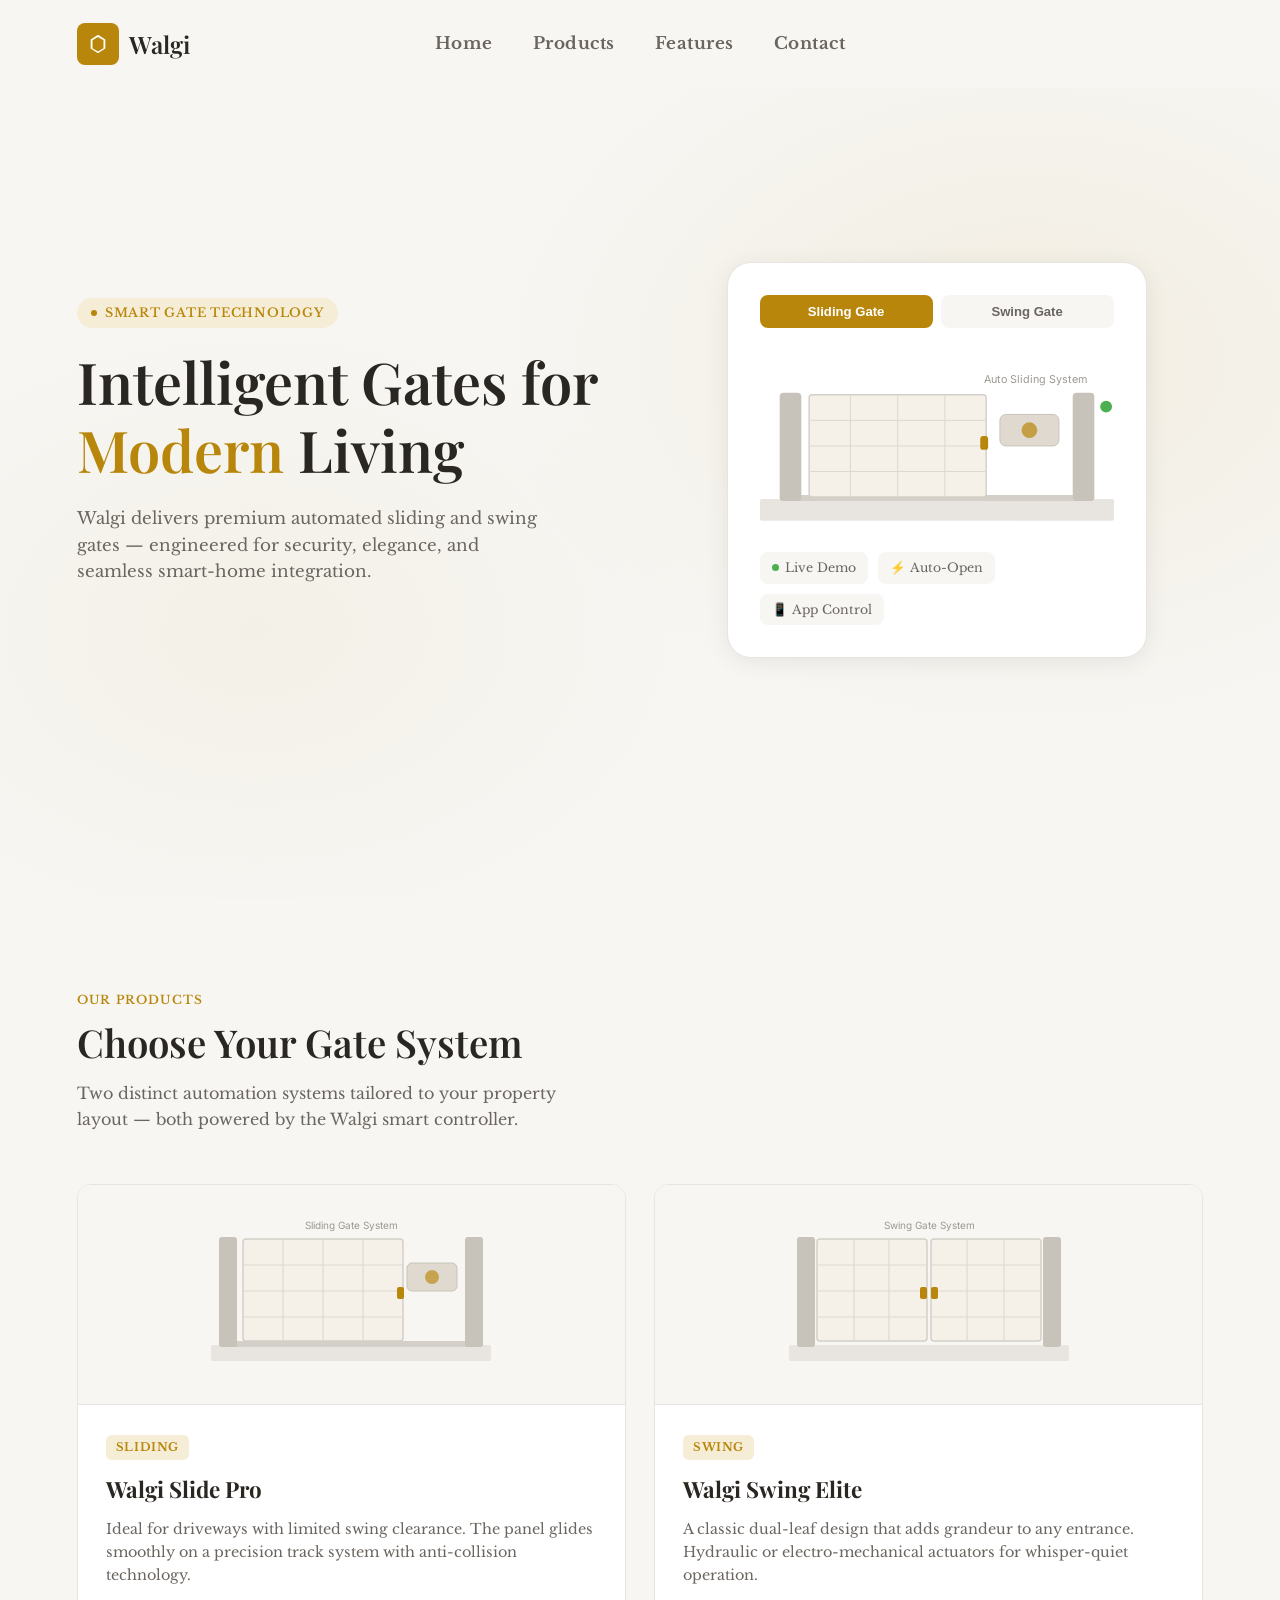
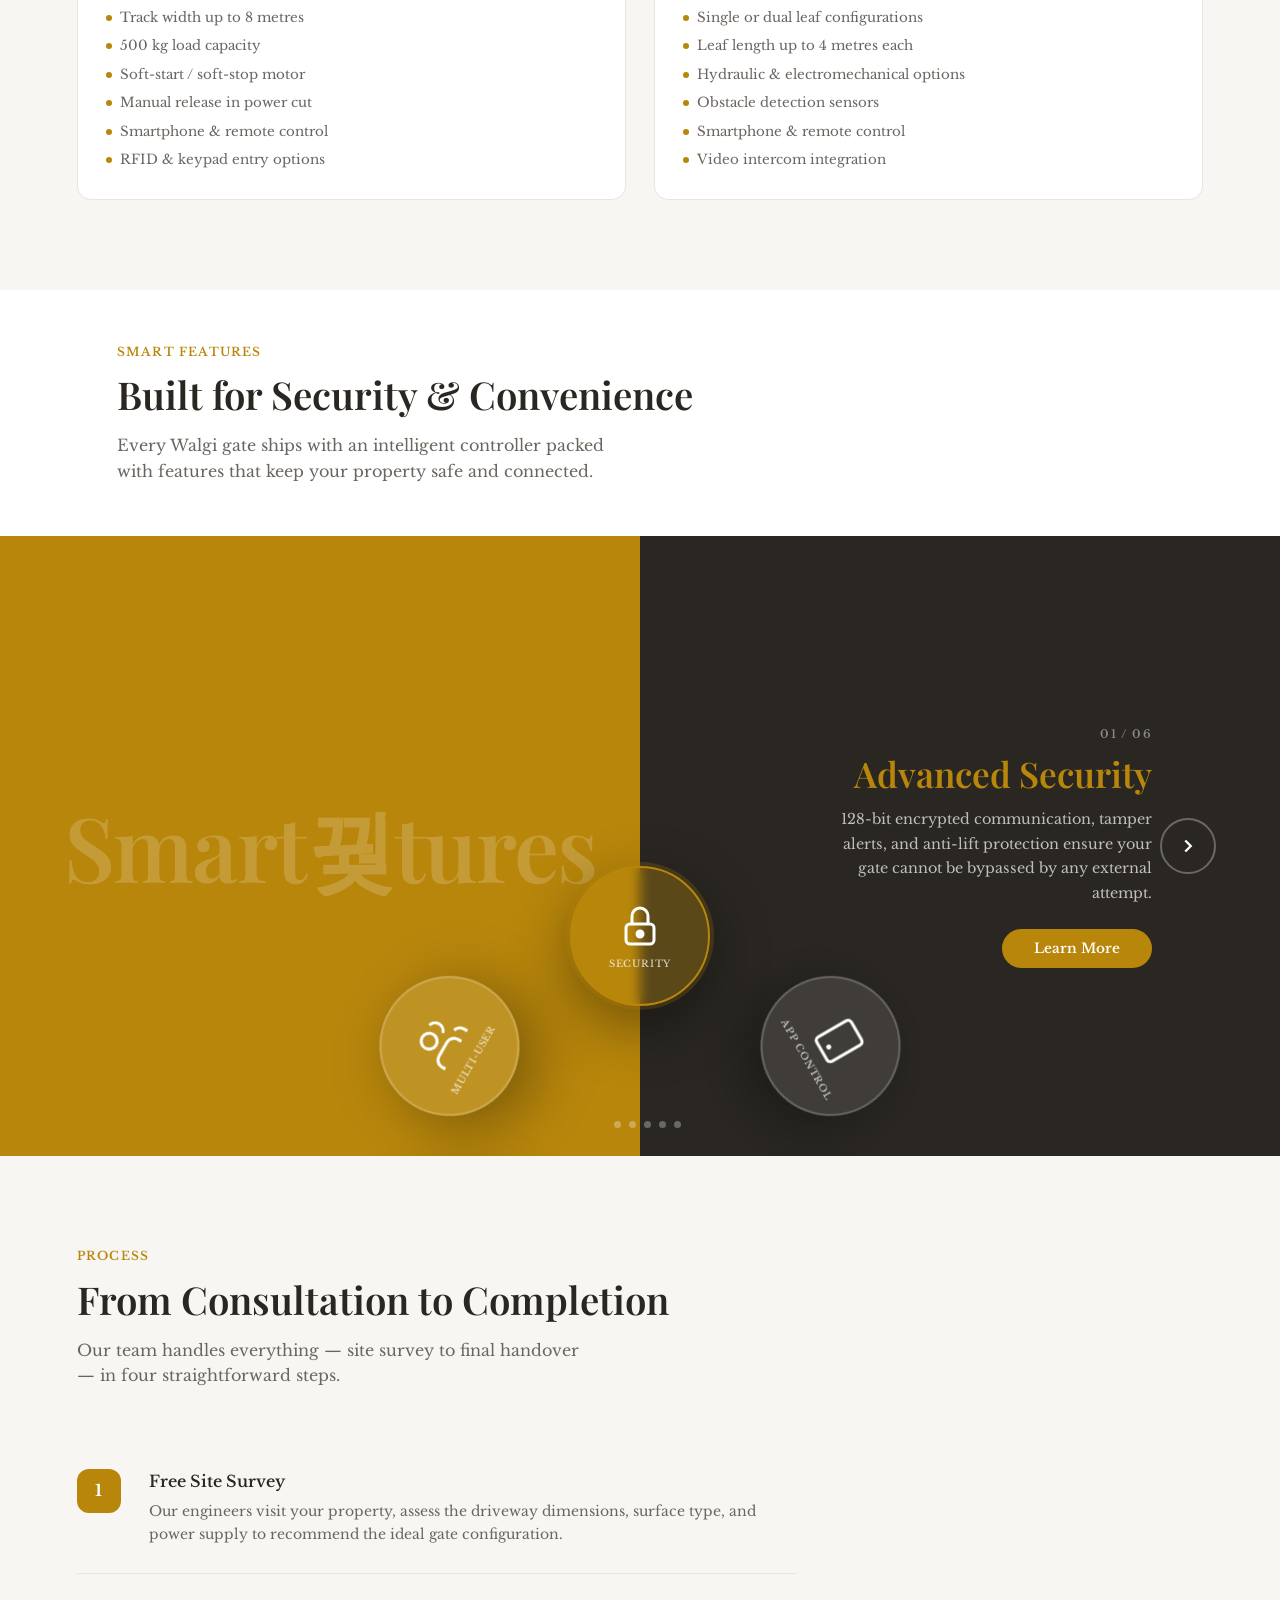
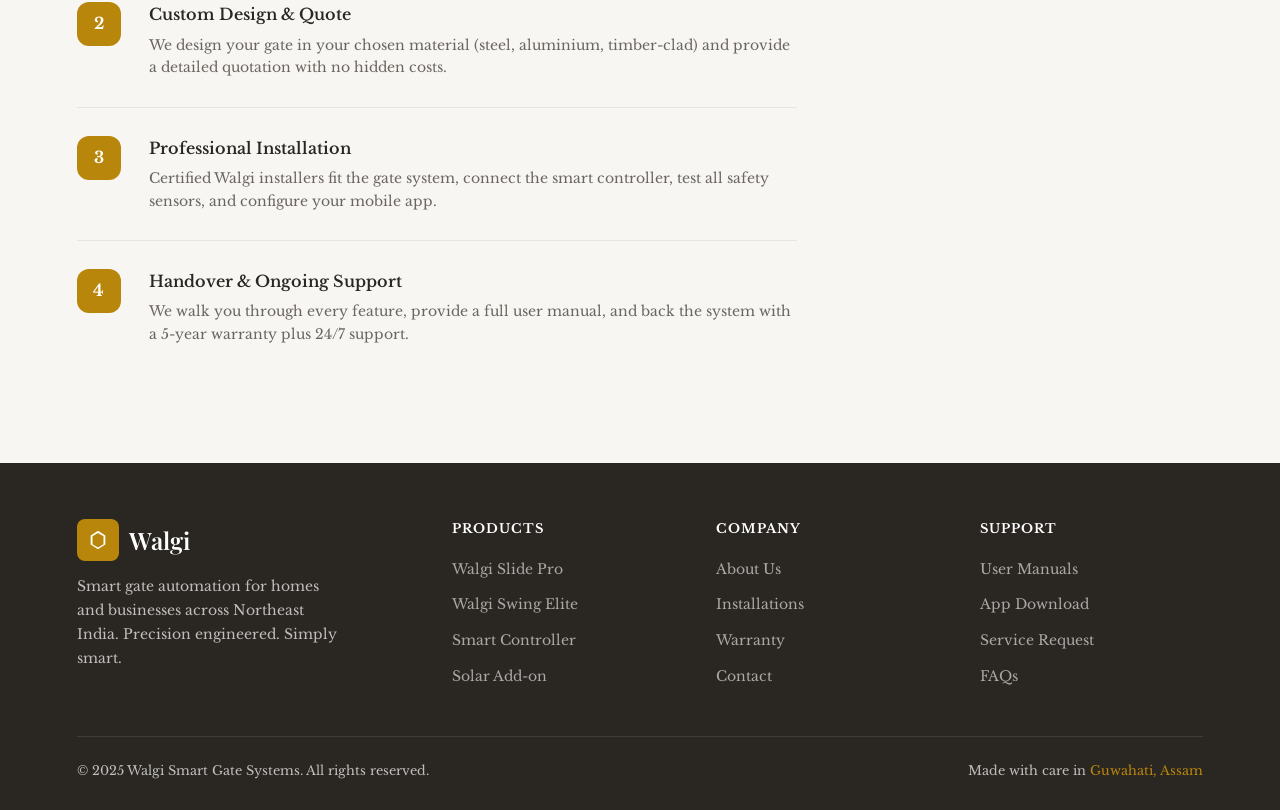
<file: test/carousal.html>
<!DOCTYPE html>
<html lang="en">
<head>
<meta charset="UTF-8" />
<meta name="viewport" content="width=device-width, initial-scale=1.0" />
<title>Walgi Smart Gate System</title>
<link href="https://fonts.googleapis.com/css2?family=Inter:wght@300;400;500;600;700&family=Playfair+Display:wght@400;600&display=swap" rel="stylesheet" />
<link href="https://fonts.googleapis.com/css2?family=Playfair+Display:wght@400;600&family=Libre+Baskerville:wght@400;700&display=swap" rel="stylesheet">
<link href="https://fonts.googleapis.com/css2?family=Playfair+Display:wght@400;600&family=Lora:wght@400;500;600&display=swap" rel="stylesheet">
<style>
  *, *::before, *::after { box-sizing: border-box; margin: 0; padding: 0; }

  :root {
    --bg:       #F7F6F3;
    --surface:  #FFFFFF;
    --border:   #E8E5E0;
    --muted:    #9E9991;
    --text:     #2A2722;
    --subtext:  #6B6560;
    --accent:   #B8860B;        /* dark goldenrod — single accent */
    --accent-lt:#F5EDD6;
    --radius:   14px;
    --shadow:   0 4px 24px rgba(0,0,0,.07);
  }

  html { scroll-behavior: smooth; }

  /* iOS safe area */
  @supports (padding-bottom: env(safe-area-inset-bottom)) {
    footer { padding-bottom: calc(28px + env(safe-area-inset-bottom)); }
    .mobile-nav { padding-bottom: calc(28px + env(safe-area-inset-bottom)); }
  }

  body {
    font-family: 'Libre Baskerville', serif;
    background: var(--bg);
    color: var(--text);
    line-height: 1.6;
  }

  /* ── NAV ── */
  nav {
    position: fixed;
    top: 0; left: 0; right: 0;
    z-index: 100;

    display: flex;
    align-items: center;

    padding: 0 6vw;
    height: 88px;

    background: rgba(247,246,243,.88);
    backdrop-filter: blur(14px);
  }
  .logo {
    display: flex; align-items: center; gap: 10px;
    font-family: 'Playfair Display', serif;
    font-size: 1.5rem;
    font-weight: 600;
    color: var(--text);
    text-decoration: none;
    flex: 1;
  }
  .logo-icon {
    width: 42px; height: 42px;
    background: var(--accent);
    border-radius: 8px;
    display: grid; place-items: center;
  }
  .logo-icon svg { width: 22px; height: 22px; fill: #fff; }
  
  .nav-links { 
    display: flex; 
    gap: 40px; 
    list-style: none; 
    position: absolute;
    left: 50%;
    transform: translate(-50%);
  }
  .nav-links a {
    font-size: 1.05rem; font-weight: 700;
    letter-spacing: 0.5px;
    color: var(--subtext); text-decoration: none;
    transition: color .2s;
    position: relative;
  }
  .nav-links a:hover { color: var(--accent); }
  .nav-cta {
    background: var(--accent); color: #fff;
    border: none; border-radius: 8px;
    padding: 15px 32px; font-size: 1.05rem; font-weight: 600;
    cursor: pointer; transition: opacity .3s;
    text-decoration: none;
    margin-left: auto;
  }
  .nav-cta:hover { opacity: 1.05; }

  .nav-links a::after {
    content: "";
    position: absolute;
    left: 0;
    bottom: -6px;
    width: 0%;
    height: 2px;
    background: var(--accent);
    transition: width 0.3s ease;
  }

  .nav-links a:hover::after {
    width: 100%;
  }

  /* ── HERO ── */
  .hero {
    min-height: 100vh;
    display: flex; flex-direction: column; justify-content: center;
    padding: 100px 6vw 80px;
    position: relative; overflow: hidden;
  }
  .hero-bg {
    position: absolute; inset: 0; z-index: 0;
    background:
      radial-gradient(ellipse 60% 60% at 80% 40%, rgba(184,134,11,.08) 0%, transparent 70%),
      radial-gradient(ellipse 50% 50% at 20% 70%, rgba(184,134,11,.05) 0%, transparent 70%);
  }
  .hero-grid {
    position: relative; z-index: 1;
    display: grid; grid-template-columns: 1fr 1fr;
    gap: 60px; align-items: center;
    max-width: 1200px; margin: 0 auto; width: 100%;
  }
  .hero-eyebrow {
    display: inline-flex; align-items: center; gap: 8px;
    background: var(--accent-lt); color: var(--accent);
    border-radius: 100px; padding: 5px 14px;
    font-size: .78rem; font-weight: 600; letter-spacing: .06em; text-transform: uppercase;
    margin-bottom: 20px;
  }
  .hero-eyebrow span { width: 6px; height: 6px; border-radius: 50%; background: var(--accent); }
  h1 {
    font-family: 'Playfair Display', serif;
    font-size: clamp(2.4rem, 4.5vw, 3.6rem);
    font-weight: 600; line-height: 1.18;
    color: var(--text); margin-bottom: 22px;
  }
  h1 em { font-style: normal; color: var(--accent); }
  .hero p {
    font-size: 1.05rem; color: var(--subtext);
    max-width: 460px; margin-bottom: 36px;
  }
  .hero-actions { display: flex; gap: 14px; flex-wrap: wrap; }
  .btn-primary {
    background: var(--accent); color: #fff;
    border: none; border-radius: 10px;
    padding: 14px 30px; font-size: .9rem; font-weight: 600;
    cursor: pointer; transition: opacity .2s; text-decoration: none;
  }
  .btn-primary:hover { opacity: .85; }
  .btn-ghost {
    background: transparent; color: var(--text);
    border: 1.5px solid var(--border); border-radius: 10px;
    padding: 14px 30px; font-size: .9rem; font-weight: 500;
    cursor: pointer; transition: border-color .2s, color .2s; text-decoration: none;
  }
  .btn-ghost:hover { border-color: var(--accent); color: var(--accent); }

  /* Gate illustration */
  .hero-visual {
    display: flex; justify-content: center; align-items: center;
  }
  .gate-showcase {
    width: 100%; max-width: 420px;
    background: var(--surface);
    border-radius: 24px;
    border: 1px solid var(--border);
    box-shadow: var(--shadow);
    padding: 32px;
    position: relative;
  }
  .gate-tabs {
    display: flex; gap: 8px; margin-bottom: 24px;
  }
  .gate-tab {
    flex: 1; padding: 9px; border-radius: 8px; border: none;
    font-size: .82rem; font-weight: 600; cursor: pointer;
    transition: all .25s;
  }
  .gate-tab.active { background: var(--accent); color: #fff; }
  .gate-tab:not(.active) { background: var(--bg); color: var(--subtext); }

  .gate-anim { height: 180px; position: relative; overflow: hidden; margin-bottom: 20px; }

  /* Sliding gate SVG scene */
  #sliding-scene, #swing-scene { width: 100%; height: 100%; }

  .gate-meta { display: flex; gap: 10px; flex-wrap: wrap; }
  .gate-badge {
    display: flex; align-items: center; gap: 6px;
    background: var(--bg); border-radius: 8px;
    padding: 6px 12px; font-size: .78rem; color: var(--subtext);
  }
  .gate-badge-dot { width: 7px; height: 7px; border-radius: 50%; background: #4CAF50; }


  /* ── SECTION SHARED ── */
  section { padding: 90px 6vw; }
  .section-inner { max-width: 1200px; margin: 0 auto; }
  .section-label {
    font-size: .75rem; font-weight: 600; letter-spacing: .1em;
    text-transform: uppercase; color: var(--accent);
    margin-bottom: 10px;
  }
  h2 {
    font-family: 'Playfair Display', serif;
    font-size: clamp(1.8rem, 3vw, 2.6rem);
    font-weight: 600; line-height: 1.2;
    color: var(--text); margin-bottom: 16px;
  }
  .section-sub {
    font-size: 1rem; color: var(--subtext); max-width: 520px; margin-bottom: 52px;
  }

  /* ── PRODUCTS ── */
  #products { background: var(--bg); }
  .products-grid {
    display: grid; grid-template-columns: 1fr 1fr; gap: 28px;
  }
  .product-card {
    background: var(--surface);
    border: 1px solid var(--border);
    border-radius: var(--radius);
    overflow: hidden;
    transition: box-shadow .3s, transform .3s;
  }
  .product-card:hover { box-shadow: 0 12px 40px rgba(0,0,0,.1); transform: translateY(-4px); }
  .product-visual {
    height: 220px; background: var(--bg);
    display: flex; align-items: center; justify-content: center;
    border-bottom: 1px solid var(--border);
    padding: 24px;
  }
  .product-visual svg { width: 100%; max-width: 280px; height: 160px; }
  .product-body { padding: 28px; }
  .product-badge {
    display: inline-block;
    background: var(--accent-lt); color: var(--accent);
    border-radius: 6px; padding: 3px 10px;
    font-size: .72rem; font-weight: 700; letter-spacing: .05em; text-transform: uppercase;
    margin-bottom: 12px;
  }
  .product-body h3 {
    font-family: 'Playfair Display', serif;
    font-size: 1.4rem; margin-bottom: 10px;
  }
  .product-body p { font-size: .9rem; color: var(--subtext); margin-bottom: 20px; }
  .product-features { list-style: none; display: flex; flex-direction: column; gap: 7px; }
  .product-features li {
    font-size: .84rem; color: var(--subtext);
    display: flex; align-items: center; gap: 8px;
  }
  .product-features li::before {
    content: '';
    width: 6px; height: 6px; border-radius: 50%;
    background: var(--accent); flex-shrink: 0;
  }

  /* ── FEATURES — ROTATING CIRCLE CAROUSEL (pizza-slider style) ── */
  #features {
    background: var(--surface);
    padding: 0 !important;
    overflow: hidden;
  }

  /* The full-height slider stage */
  .feat-slider {
    width: 100%;
    height: 620px;
    position: relative;
    display: flex;
    align-items: center;
    /* Split background: accent left 50%, dark right 50% */
    background: linear-gradient(to right, var(--accent) 50%, var(--text) 50%);
    overflow: hidden;
  }

  /* ── Big brand label on the left (::before trick from pizza) ── */
  .feat-slider::before {
    content: "Smart\AFeatures";
    white-space: pre;
    position: absolute;
    left: 5%;
    top: 50%;
    transform: translateY(-50%);
    font-family: 'Playfair Display', serif;
    font-size: clamp(3.2rem, 7vw, 6.5rem);
    font-weight: 600;
    color: rgba(255,255,255,.18);
    line-height: 1em;
    z-index: 1;
    pointer-events: none;
    letter-spacing: -.02em;
  }

  /* Section label + heading sit above the slider */
  .feat-header {
    padding: 52px 6vw 0;
    max-width: 1200px;
    margin: 0 auto;
  }

  /* ── Content list (right side, fade in/out) ── */
  .feat-list {
    width: 100%;
    height: 100%;
    position: relative;
    z-index: 2;
  }
  .feat-list .feat-item {
    position: absolute;
    inset: 0;
    display: flex;
    justify-content: flex-end;
    align-items: center;
    padding-right: 10%;
    opacity: 0;
    transition: opacity 0.7s ease;
    pointer-events: none;
  }
  .feat-list .feat-item.active {
    opacity: 1;
    pointer-events: auto;
  }

  .feat-content {
    width: 340px;
    text-align: right;
    color: #fff;
  }
  .feat-content .feat-num-label {
    font-size: .72rem;
    font-weight: 600;
    letter-spacing: .12em;
    text-transform: uppercase;
    color: rgba(255,255,255,.45);
    margin-bottom: 10px;
  }
  .feat-content h3 {
    font-family: 'Playfair Display', serif;
    font-size: clamp(1.6rem, 3vw, 2.2rem);
    font-weight: 600;
    color: var(--accent);
    margin-bottom: 12px;
    line-height: 1.2;
  }
  .feat-content p {
    font-size: .9rem;
    color: rgba(255,255,255,.7);
    line-height: 1.7;
    font-weight: 300;
  }
  .feat-content .feat-btn {
    margin-top: 24px;
    display: inline-block;
    padding: 11px 32px;
    background: var(--accent);
    color: #fff;
    border: none;
    border-radius: 50px;
    font-size: .85rem;
    font-weight: 600;
    cursor: pointer;
    transition: opacity .2s, transform .2s;
    font-family: 'Libre Baskerville', serif;
  }
  .feat-content .feat-btn:hover { opacity: .85; transform: translateY(-2px); }

  /* ── THE ROTATING CIRCLE ── */
  .feat-circle {
    position: absolute;
    width: 580px;
    height: 580px;
    top: 100%;
    left: 50%;
    transform: translate(-50%, -50%) rotate(var(--rotate, 0deg));
    transition: transform 1.4s cubic-bezier(0.5, 0, 0.1, 1);
    z-index: 5;
    pointer-events: none;
  }

  .feat-circle .fc-spoke {
    position: absolute;
    width: 100%;
    height: 100%;
    transform: rotate(calc(var(--i) * 60deg));   /* 6 items = 60° each */
  }

  /* The gate icon card at the top of each spoke */
  .feat-circle .fc-spoke .fc-icon-card {
    position: absolute;
    top: 0;
    left: 50%;
    transform: translateX(-50%);
    width: 140px;
    height: 140px;
    border-radius: 50%;
    background: rgba(255,255,255,.1);
    backdrop-filter: blur(6px);
    border: 2px solid rgba(255,255,255,.2);
    display: flex;
    flex-direction: column;
    align-items: center;
    justify-content: center;
    gap: 8px;
    box-shadow: 0 20px 60px rgba(0,0,0,.35);
  }
  .feat-circle .fc-spoke .fc-icon-card svg {
    width: 48px; height: 48px;
    stroke: #fff; fill: none; stroke-width: 1.5;
  }
  .feat-circle .fc-spoke .fc-icon-card span {
    font-size: .6rem;
    font-weight: 600;
    letter-spacing: .08em;
    text-transform: uppercase;
    color: rgba(255,255,255,.7);
    text-align: center;
    line-height: 1.3;
    padding: 0 8px;
  }

  /* Make the active (top-most) icon card glow */
  .feat-circle .fc-spoke:first-child .fc-icon-card {
    background: rgba(184,134,11,.35);
    border-color: var(--accent);
    box-shadow: 0 0 0 4px rgba(184,134,11,.2), 0 20px 60px rgba(0,0,0,.4);
  }

  /* ── Next arrow ── */
  .feat-arrow {
    position: absolute;
    top: 50%;
    right: 5%;
    transform: translateY(-50%);
    z-index: 10;
  }
  .feat-arrow button {
    background: none;
    border: 2px solid rgba(255,255,255,.3);
    color: #fff;
    width: 56px; height: 56px;
    border-radius: 50%;
    font-size: 1.4rem;
    cursor: pointer;
    transition: .3s;
    display: grid; place-items: center;
  }
  .feat-arrow button:hover {
    border-color: var(--accent);
    color: var(--accent);
    background: rgba(184,134,11,.1);
  }
  .feat-arrow button svg {
    width: 22px; height: 22px;
    stroke: currentColor; fill: none; stroke-width: 2.5;
  }

  /* Dot indicators */
  .feat-dots {
    position: absolute;
    bottom: 28px;
    left: 50%;
    transform: translateX(-50%);
    display: flex;
    gap: 8px;
    z-index: 10;
  }
  .feat-dot {
    width: 7px; height: 7px; border-radius: 50%;
    background: rgba(255,255,255,.3);
    border: none; cursor: pointer;
    transition: background .3s, transform .3s;
    padding: 0;
  }
  .feat-dot.active {
    background: var(--accent);
    transform: scale(1.4);
  }

  /* Responsive */
  @media (max-width: 900px) {
    .feat-slider { height: 520px; }
    .feat-circle { width: 440px; height: 440px; }
    .feat-circle .fc-spoke .fc-icon-card { width: 110px; height: 110px; }
    .feat-circle .fc-spoke .fc-icon-card svg { width: 38px; height: 38px; }
    .feat-content { width: 260px; }
  }
  @media (max-width: 600px) {
    .feat-slider { height: 480px; background: linear-gradient(to bottom, var(--accent) 45%, var(--text) 45%); }
    .feat-slider::before { display: none; }
    .feat-circle { width: 340px; height: 340px; top: 38%; left: 50%; }
    .feat-circle .fc-spoke .fc-icon-card { width: 90px; height: 90px; }
    .feat-circle .fc-spoke .fc-icon-card svg { width: 30px; height: 30px; }
    .feat-list .feat-item { justify-content: center; padding-right: 0; align-items: flex-end; padding-bottom: 40px; }
    .feat-content { width: 90%; text-align: center; }
    .feat-arrow { right: 2%; }
  }

  /* ── HOW IT WORKS ── */
  #how { background: var(--bg); }
  .steps { display: flex; flex-direction: column; gap: 0; max-width: 720px; }
  .step {
    display: flex; gap: 28px; align-items: flex-start;
    padding: 28px 0;
    border-bottom: 1px solid var(--border);
  }
  .step:last-child { border-bottom: none; }
  .step-num {
    width: 44px; height: 44px; border-radius: 12px;
    background: var(--accent); color: #fff;
    font-weight: 700; font-size: 1rem;
    display: grid; place-items: center; flex-shrink: 0;
  }
  .step-body h3 { font-size: 1rem; font-weight: 600; margin-bottom: 6px; }
  .step-body p { font-size: .875rem; color: var(--subtext); }

  /* ── TESTIMONIALS ── */
  #testimonials { background: var(--surface); }
  .testimonials-grid { display: grid; grid-template-columns: repeat(3,1fr); gap: 24px; }
  .tcard {
    background: var(--bg); border: 1px solid var(--border);
    border-radius: var(--radius); padding: 28px;
  }
  .tcard-stars { color: var(--accent); font-size: 1rem; margin-bottom: 14px; }
  .tcard p { font-size: .9rem; color: var(--subtext); line-height: 1.7; margin-bottom: 20px; }
  .tcard-author { display: flex; align-items: center; gap: 12px; }
  .tcard-avatar {
    width: 40px; height: 40px; border-radius: 50%;
    background: var(--accent-lt);
    display: grid; place-items: center;
    font-size: .85rem; font-weight: 700; color: var(--accent);
  }
  .tcard-name { font-size: .88rem; font-weight: 600; }
  .tcard-role { font-size: .78rem; color: var(--muted); }

  /* ── CONTACT ── */
  #contact { background: var(--bg); }
  .contact-grid { display: grid; grid-template-columns: 1fr 1fr; gap: 60px; align-items: start; }
  .contact-info h2 { margin-bottom: 14px; }
  .contact-info p { color: var(--subtext); margin-bottom: 32px; }
  .contact-detail {
    display: flex; align-items: center; gap: 14px; margin-bottom: 18px;
  }
  .contact-icon {
    width: 42px; height: 42px; border-radius: 10px;
    background: var(--accent-lt);
    display: grid; place-items: center; flex-shrink: 0;
  }
  .contact-icon svg { width: 18px; height: 18px; stroke: var(--accent); fill: none; stroke-width: 1.8; }
  .contact-detail-body { font-size: .875rem; }
  .contact-detail-body strong { display: block; color: var(--text); font-weight: 600; }
  .contact-detail-body span { color: var(--subtext); }

  .contact-form {
    background: var(--surface); border: 1px solid var(--border);
    border-radius: var(--radius); padding: 36px;
  }
  .form-group { margin-bottom: 18px; }
  .form-group label {
    display: block; font-size: .8rem; font-weight: 600;
    color: var(--subtext); margin-bottom: 7px;
  }
  .form-group input,
  .form-group select,
  .form-group textarea {
    width: 100%; padding: 11px 14px;
    background: var(--bg); border: 1.5px solid var(--border);
    border-radius: 9px; font-size: .875rem; color: var(--text);
    font-family: 'Inter', sans-serif;
    transition: border-color .2s; outline: none;
  }
  .form-group input:focus,
  .form-group select:focus,
  .form-group textarea:focus { border-color: var(--accent); }
  .form-group textarea { height: 110px; resize: vertical; }
  .form-row { display: grid; grid-template-columns: 1fr 1fr; gap: 14px; }

  /* ── FOOTER ── */
  footer {
    background: var(--text); color: rgba(255,255,255,.7);
    padding: 56px 6vw 28px;
  }
  .footer-inner { max-width: 1200px; margin: 0 auto; }
  .footer-top {
    display: grid; grid-template-columns: 1.5fr 1fr 1fr 1fr;
    gap: 40px; margin-bottom: 48px;
  }
  .footer-brand .logo { color: #fff; margin-bottom: 14px; display: inline-flex; }
  .footer-brand p { font-size: .875rem; line-height: 1.7; max-width: 260px; }
  .footer-col h4 {
    font-size: .8rem; font-weight: 700; letter-spacing: .08em;
    text-transform: uppercase; color: #fff; margin-bottom: 16px;
  }
  .footer-col ul { list-style: none; display: flex; flex-direction: column; gap: 10px; }
  .footer-col a { font-size: .875rem; color: rgba(255,255,255,.6); text-decoration: none; transition: color .2s; }
  .footer-col a:hover { color: var(--accent); }
  .footer-bottom {
    border-top: 1px solid rgba(255,255,255,.1);
    padding-top: 24px;
    display: flex; justify-content: space-between; align-items: center;
    font-size: .8rem;
  }
  .footer-bottom a { color: var(--accent); text-decoration: none; }

  /* ── HAMBURGER BUTTON ── */
  .nav-hamburger {
    display: none;
    flex-direction: column; justify-content: center; align-items: center;
    gap: 5px;
    width: 40px; height: 40px;
    background: none; border: none; cursor: pointer;
    padding: 4px; border-radius: 8px;
    transition: background .2s;
    z-index: 200;
  }
  .nav-hamburger:hover { background: var(--accent-lt); }
  .nav-hamburger span {
    display: block; width: 22px; height: 2px;
    background: var(--text); border-radius: 2px;
    transition: transform .3s, opacity .3s;
  }
  .nav-hamburger.open span:nth-child(1) { transform: translateY(7px) rotate(45deg); }
  .nav-hamburger.open span:nth-child(2) { opacity: 0; }
  .nav-hamburger.open span:nth-child(3) { transform: translateY(-7px) rotate(-45deg); }

  /* Mobile nav drawer */
  .mobile-nav {
    display: none;
    position: fixed; top: 68px; left: 0; right: 0;
    background: rgba(247,246,243,.97);
    backdrop-filter: blur(16px);
    border-bottom: 1px solid var(--border);
    padding: 20px 6vw 28px;
    z-index: 99;
    flex-direction: column; gap: 4px;
    transform: translateY(-10px); opacity: 0;
    transition: transform .25s, opacity .25s;
  }
  .mobile-nav.open {
    transform: translateY(0); opacity: 1;
  }
  .mobile-nav a {
    display: block; padding: 13px 16px;
    font-size: 1rem; font-weight: 500;
    color: var(--subtext); text-decoration: none;
    border-radius: 10px; transition: background .2s, color .2s;
  }
  .mobile-nav a:hover { background: var(--accent-lt); color: var(--accent); }
  .mobile-nav .mobile-cta {
    display: block; margin-top: 10px; text-align: center;
    background: var(--accent); color: #fff;
    border-radius: 10px; padding: 14px; font-weight: 600;
  }
  .mobile-nav .mobile-cta:hover { opacity: .85; background: var(--accent); color: #fff; }

  /* ── RESPONSIVE ── */
  @media (max-width: 900px) {
    .hero-grid { grid-template-columns: 1fr; gap: 36px; }
    .hero-visual { display: flex; }
    .gate-showcase { max-width: 100%; }
    .products-grid { grid-template-columns: 1fr; }
    /* features carousel mobile handled in carousel CSS */
    .testimonials-grid { grid-template-columns: 1fr; }
    .contact-grid { grid-template-columns: 1fr; gap: 36px; }
    .footer-top { grid-template-columns: 1fr 1fr; }
    .stats-inner { gap: 16px; }
    .stat-num { font-size: 1.8rem; }
  }

  @media (max-width: 600px) {
    /* Nav */
    .nav-links { display: none; }
    .nav-cta { display: none; }
    .nav-hamburger { display: flex; }
    .mobile-nav { display: flex; }

    /* Hero */
    .hero { padding: 88px 5vw 56px; }
    h1 { font-size: 2.1rem; }
    .hero p { font-size: .95rem; }
    .hero-actions { flex-direction: column; }
    .hero-actions a, .hero-actions button { width: 100%; text-align: center; }
    .gate-showcase { padding: 20px; }
    .gate-anim { height: 150px; }

    /* Stats */
    .stats { padding: 28px 5vw; }
    .stats-inner { display: grid; grid-template-columns: 1fr 1fr; gap: 20px; }
    .stat { padding: 12px; background: var(--surface); border-radius: 12px; border: 1px solid var(--border); }
    .stat-num { font-size: 1.7rem; }

    /* Sections */
    section { padding: 60px 5vw; }
    h2 { font-size: 1.7rem; }
    .section-sub { margin-bottom: 32px; }

    /* Products */
    .product-visual { height: 180px; }

    /* features carousel handled via internal responsive CSS */

    /* Steps */
    .step { gap: 16px; padding: 20px 0; }
    .step-num { width: 36px; height: 36px; font-size: .9rem; border-radius: 10px; }

    /* Contact */
    .contact-form { padding: 22px; }
    .form-row { grid-template-columns: 1fr; }

    /* Footer */
    .footer-top { grid-template-columns: 1fr; gap: 28px; }
    footer { padding: 40px 5vw 20px; }
    .footer-bottom { flex-direction: column; gap: 8px; text-align: center; }

    /* Testimonials */
    .tcard { padding: 20px; }
  }

  @media (max-width: 380px) {
    h1 { font-size: 1.85rem; }
    .stats-inner { grid-template-columns: 1fr; }
    .gate-tab { font-size: .75rem; padding: 8px 4px; }
  }

  /* Gate animation */
  @keyframes slideOpen {
    0%   { transform: translateX(0); }
    40%  { transform: translateX(-54px); }
    60%  { transform: translateX(-54px); }
    100% { transform: translateX(0); }
  }
  @keyframes swingOpen {
    0%   { transform-origin: left center; transform: rotateY(0deg); }
    40%  { transform-origin: left center; transform: rotateY(-60deg); }
    60%  { transform-origin: left center; transform: rotateY(-60deg); }
    100% { transform-origin: left center; transform: rotateY(0deg); }
  }
  .sliding-panel { animation: slideOpen 3.6s ease-in-out infinite; }
  .swing-panel  { animation: swingOpen 3.6s ease-in-out infinite; }
</style>
</head>
<body>

<!-- NAV -->
<nav>
  <a class="logo" href="#">
    <div class="logo-icon">
      <svg viewBox="0 0 24 24"><path d="M12 2L4 7v10l8 5 8-5V7L12 2zm0 2.3l6 3.7v8.6l-6 3.7-6-3.7V8z"/></svg>
    </div>
    Walgi
  </a>
  <ul class="nav-links">
    <li><a href="#">Home</a></li>
    <li><a href="#products">Products</a></li>
    <li><a href="#features">Features</a></li>
    <li><a href="#contact">Contact</a></li>
  </ul>
</nav>

<!-- MOBILE NAV DRAWER -->
<div class="mobile-nav" id="mobileNav">
  <a href="#" onclick="closeMenu()">Home</a>
  <a href="#products" onclick="closeMenu()">Products</a>
  <a href="#features" onclick="closeMenu()">Features</a>
  <a href="#how" onclick="closeMenu()">How It Works</a>
</div>

<!-- HERO -->
<section class="hero">
  <div class="hero-bg"></div>
  <div class="hero-grid">
    <div class="hero-content">
      <div class="hero-eyebrow"><span></span> Smart Gate Technology</div>
      <h1>Intelligent Gates for <em>Modern</em> Living</h1>
      <p>Walgi delivers premium automated sliding and swing gates — engineered for security, elegance, and seamless smart-home integration.</p>
    </div>
    <div class="hero-visual">
      <div class="gate-showcase">
        <div class="gate-tabs">
          <button class="gate-tab active" onclick="switchTab('sliding',this)">Sliding Gate</button>
          <button class="gate-tab" onclick="switchTab('swing',this)">Swing Gate</button>
        </div>
        <div class="gate-anim">
          <!-- Sliding Gate Scene -->
          <svg id="sliding-scene" viewBox="0 0 360 160" xmlns="http://www.w3.org/2000/svg">
            <!-- Ground -->
            <rect x="0" y="138" width="360" height="22" fill="#E8E5E0" rx="2"/>
            <!-- Track -->
            <rect x="20" y="134" width="320" height="6" fill="#D4CFC8" rx="3"/>
            <!-- Left post -->
            <rect x="20" y="30" width="22" height="110" fill="#C8C3BA" rx="4"/>
            <!-- Right post -->
            <rect x="318" y="30" width="22" height="110" fill="#C8C3BA" rx="4"/>
            <!-- Gate panel (slides left) -->
            <g class="sliding-panel">
              <rect x="50" y="32" width="180" height="104" fill="#F5F0E8" stroke="#D4CFC8" stroke-width="1.5" rx="3"/>
              <!-- Slats -->
              <line x1="50" y1="58" x2="230" y2="58" stroke="#DDD8D0" stroke-width="1"/>
              <line x1="50" y1="84" x2="230" y2="84" stroke="#DDD8D0" stroke-width="1"/>
              <line x1="50" y1="110" x2="230" y2="110" stroke="#DDD8D0" stroke-width="1"/>
              <!-- Verticals -->
              <line x1="92" y1="32" x2="92" y2="136" stroke="#DDD8D0" stroke-width="1"/>
              <line x1="140" y1="32" x2="140" y2="136" stroke="#DDD8D0" stroke-width="1"/>
              <line x1="188" y1="32" x2="188" y2="136" stroke="#DDD8D0" stroke-width="1"/>
              <!-- Handle -->
              <rect x="224" y="74" width="8" height="14" fill="#B8860B" rx="3"/>
            </g>
            <!-- Motor unit -->
            <rect x="244" y="52" width="60" height="32" fill="#E0D9CF" stroke="#C8C3BA" stroke-width="1" rx="6"/>
            <circle cx="274" cy="68" r="8" fill="#B8860B" opacity=".7"/>
            <!-- Status light -->
            <circle cx="352" cy="44" r="6" fill="#4CAF50"/>
            <text x="280" y="20" font-family="Inter,sans-serif" font-size="11" fill="#9E9991" text-anchor="middle">Auto Sliding System</text>
          </svg>
          <!-- Swing Gate Scene -->
          <svg id="swing-scene" viewBox="0 0 360 160" xmlns="http://www.w3.org/2000/svg" style="display:none">
            <!-- Ground -->
            <rect x="0" y="138" width="360" height="22" fill="#E8E5E0" rx="2"/>
            <!-- Left post -->
            <rect x="30" y="28" width="22" height="112" fill="#C8C3BA" rx="4"/>
            <!-- Right post -->
            <rect x="308" y="28" width="22" height="112" fill="#C8C3BA" rx="4"/>
            <!-- Left swing panel -->
            <g class="swing-panel">
              <rect x="52" y="30" width="130" height="106" fill="#F5F0E8" stroke="#D4CFC8" stroke-width="1.5" rx="3"/>
              <line x1="52" y1="57" x2="182" y2="57" stroke="#DDD8D0" stroke-width="1"/>
              <line x1="52" y1="83" x2="182" y2="83" stroke="#DDD8D0" stroke-width="1"/>
              <line x1="52" y1="110" x2="182" y2="110" stroke="#DDD8D0" stroke-width="1"/>
              <line x1="95" y1="30" x2="95" y2="136" stroke="#DDD8D0" stroke-width="1"/>
              <line x1="140" y1="30" x2="140" y2="136" stroke="#DDD8D0" stroke-width="1"/>
              <rect x="175" y="74" width="8" height="14" fill="#B8860B" rx="3"/>
            </g>
            <!-- Right swing panel (static, mirrored look) -->
            <rect x="184" y="30" width="124" height="106" fill="#F5F0E8" stroke="#D4CFC8" stroke-width="1.5" rx="3"/>
            <line x1="184" y1="57" x2="308" y2="57" stroke="#DDD8D0" stroke-width="1"/>
            <line x1="184" y1="83" x2="308" y2="83" stroke="#DDD8D0" stroke-width="1"/>
            <line x1="184" y1="110" x2="308" y2="110" stroke="#DDD8D0" stroke-width="1"/>
            <line x1="222" y1="30" x2="222" y2="136" stroke="#DDD8D0" stroke-width="1"/>
            <line x1="263" y1="30" x2="263" y2="136" stroke="#DDD8D0" stroke-width="1"/>
            <rect x="177" y="74" width="8" height="14" fill="#B8860B" rx="3"/>
            <!-- Status -->
            <circle cx="350" cy="42" r="6" fill="#4CAF50"/>
            <text x="180" y="20" font-family="Inter,sans-serif" font-size="11" fill="#9E9991" text-anchor="middle">Auto Swing System</text>
          </svg>
        </div>
        <div class="gate-meta">
          <div class="gate-badge"><div class="gate-badge-dot"></div> Live Demo</div>
          <div class="gate-badge">⚡ Auto-Open</div>
          <div class="gate-badge">📱 App Control</div>
        </div>
      </div>
    </div>
  </div>
</section>

<!-- PRODUCTS -->
<section id="products">
  <div class="section-inner">
    <div class="section-label">Our Products</div>
    <h2>Choose Your Gate System</h2>
    <p class="section-sub">Two distinct automation systems tailored to your property layout — both powered by the Walgi smart controller.</p>
    <div class="products-grid">

      <!-- Sliding Gate -->
      <div class="product-card">
        <div class="product-visual">
          <svg viewBox="0 0 280 160" xmlns="http://www.w3.org/2000/svg">
            <rect x="0" y="130" width="280" height="16" fill="#E8E5E0" rx="2"/>
            <rect x="8" y="126" width="264" height="6" fill="#D4CFC8" rx="3"/>
            <rect x="8" y="22" width="18" height="110" fill="#C8C3BA" rx="3"/>
            <rect x="254" y="22" width="18" height="110" fill="#C8C3BA" rx="3"/>
            <rect x="32" y="24" width="160" height="102" fill="#F5F0E8" stroke="#D4CFC8" stroke-width="1.5" rx="3"/>
            <line x1="32" y1="50" x2="192" y2="50" stroke="#E0D9CF" stroke-width="1.2"/>
            <line x1="32" y1="76" x2="192" y2="76" stroke="#E0D9CF" stroke-width="1.2"/>
            <line x1="32" y1="102" x2="192" y2="102" stroke="#E0D9CF" stroke-width="1.2"/>
            <line x1="72" y1="24" x2="72" y2="126" stroke="#E0D9CF" stroke-width="1.2"/>
            <line x1="112" y1="24" x2="112" y2="126" stroke="#E0D9CF" stroke-width="1.2"/>
            <line x1="152" y1="24" x2="152" y2="126" stroke="#E0D9CF" stroke-width="1.2"/>
            <rect x="186" y="72" width="7" height="12" fill="#B8860B" rx="2"/>
            <!-- Motor box -->
            <rect x="196" y="48" width="50" height="28" fill="#E0D9CF" stroke="#C8C3BA" stroke-width="1" rx="5"/>
            <circle cx="221" cy="62" r="7" fill="#B8860B" opacity=".65"/>
            <text x="140" y="14" font-family="Inter" font-size="10" fill="#9E9991" text-anchor="middle">Sliding Gate System</text>
          </svg>
        </div>
        <div class="product-body">
          <div class="product-badge">Sliding</div>
          <h3>Walgi Slide Pro</h3>
          <p>Ideal for driveways with limited swing clearance. The panel glides smoothly on a precision track system with anti-collision technology.</p>
          <ul class="product-features">
            <li>Track width up to 8 metres</li>
            <li>500 kg load capacity</li>
            <li>Soft-start / soft-stop motor</li>
            <li>Manual release in power cut</li>
            <li>Smartphone & remote control</li>
            <li>RFID & keypad entry options</li>
          </ul>
        </div>
      </div>

      <!-- Swing Gate -->
      <div class="product-card">
        <div class="product-visual">
          <svg viewBox="0 0 280 160" xmlns="http://www.w3.org/2000/svg">
            <rect x="0" y="130" width="280" height="16" fill="#E8E5E0" rx="2"/>
            <rect x="8" y="22" width="18" height="110" fill="#C8C3BA" rx="3"/>
            <rect x="254" y="22" width="18" height="110" fill="#C8C3BA" rx="3"/>
            <!-- Left panel -->
            <rect x="28" y="24" width="110" height="102" fill="#F5F0E8" stroke="#D4CFC8" stroke-width="1.5" rx="3"/>
            <line x1="28" y1="50" x2="138" y2="50" stroke="#E0D9CF" stroke-width="1.2"/>
            <line x1="28" y1="76" x2="138" y2="76" stroke="#E0D9CF" stroke-width="1.2"/>
            <line x1="28" y1="102" x2="138" y2="102" stroke="#E0D9CF" stroke-width="1.2"/>
            <line x1="65" y1="24" x2="65" y2="126" stroke="#E0D9CF" stroke-width="1.2"/>
            <line x1="100" y1="24" x2="100" y2="126" stroke="#E0D9CF" stroke-width="1.2"/>
            <rect x="131" y="72" width="7" height="12" fill="#B8860B" rx="2"/>
            <!-- Right panel -->
            <rect x="142" y="24" width="110" height="102" fill="#F5F0E8" stroke="#D4CFC8" stroke-width="1.5" rx="3"/>
            <line x1="142" y1="50" x2="252" y2="50" stroke="#E0D9CF" stroke-width="1.2"/>
            <line x1="142" y1="76" x2="252" y2="76" stroke="#E0D9CF" stroke-width="1.2"/>
            <line x1="142" y1="102" x2="252" y2="102" stroke="#E0D9CF" stroke-width="1.2"/>
            <line x1="178" y1="24" x2="178" y2="126" stroke="#E0D9CF" stroke-width="1.2"/>
            <line x1="215" y1="24" x2="215" y2="126" stroke="#E0D9CF" stroke-width="1.2"/>
            <rect x="142" y="72" width="7" height="12" fill="#B8860B" rx="2"/>
            <text x="140" y="14" font-family="Inter" font-size="10" fill="#9E9991" text-anchor="middle">Swing Gate System</text>
          </svg>
        </div>
        <div class="product-body">
          <div class="product-badge">Swing</div>
          <h3>Walgi Swing Elite</h3>
          <p>A classic dual-leaf design that adds grandeur to any entrance. Hydraulic or electro-mechanical actuators for whisper-quiet operation.</p>
          <ul class="product-features">
            <li>Single or dual leaf configurations</li>
            <li>Leaf length up to 4 metres each</li>
            <li>Hydraulic & electromechanical options</li>
            <li>Obstacle detection sensors</li>
            <li>Smartphone & remote control</li>
            <li>Video intercom integration</li>
          </ul>
        </div>
      </div>

    </div>
  </div>
</section>

<!-- FEATURES -->
<section id="features">
  <div class="feat-header section-inner">
    <div class="section-label">Smart Features</div>
    <h2>Built for Security &amp; Convenience</h2>
    <p class="section-sub">Every Walgi gate ships with an intelligent controller packed with features that keep your property safe and connected.</p>
  </div>

  <div class="feat-slider">

    <!-- Fade-in content panels (right side) -->
    <div class="feat-list">

      <div class="feat-item active">
        <div class="feat-content">
          <div class="feat-num-label">01 / 06</div>
          <h3>Advanced Security</h3>
          <p>128-bit encrypted communication, tamper alerts, and anti-lift protection ensure your gate cannot be bypassed by any external attempt.</p>
          <button class="feat-btn">Learn More</button>
        </div>
      </div>

      <div class="feat-item">
        <div class="feat-content">
          <div class="feat-num-label">02 / 06</div>
          <h3>Mobile App Control</h3>
          <p>Open, close, and monitor your gate from anywhere in the world via the Walgi app — available on iOS and Android with instant notifications.</p>
          <button class="feat-btn">Learn More</button>
        </div>
      </div>

      <div class="feat-item">
        <div class="feat-content">
          <div class="feat-num-label">03 / 06</div>
          <h3>GPS Auto-Open</h3>
          <p>Geo-fencing technology detects when your phone approaches — the gate opens automatically and silently the moment you arrive home.</p>
          <button class="feat-btn">Learn More</button>
        </div>
      </div>

      <div class="feat-item">
        <div class="feat-content">
          <div class="feat-num-label">04 / 06</div>
          <h3>Solar Ready</h3>
          <p>Optional solar panel integration keeps your gate powered even during extended outages — complete zero grid dependency for uninterrupted access.</p>
          <button class="feat-btn">Learn More</button>
        </div>
      </div>

      <div class="feat-item">
        <div class="feat-content">
          <div class="feat-num-label">05 / 06</div>
          <h3>Activity Log</h3>
          <p>Full timestamped history of every open and close event — accessible via the app or web dashboard at any time, from anywhere.</p>
          <button class="feat-btn">Learn More</button>
        </div>
      </div>

      <div class="feat-item">
        <div class="feat-content">
          <div class="feat-num-label">06 / 06</div>
          <h3>Multi-User Access</h3>
          <p>Grant time-limited or permanent access to family, staff, or visitors — each with their own individual PIN codes or unique app credentials.</p>
          <button class="feat-btn">Learn More</button>
        </div>
      </div>

    </div><!-- /feat-list -->

    <!-- THE ROTATING CIRCLE (6 spokes × 60°) -->
    <div class="feat-circle" id="featCircle">

      <div class="fc-spoke" style="--i:0">
        <div class="fc-icon-card">
          <svg viewBox="0 0 24 24"><rect x="5" y="11" width="14" height="10" rx="2"/><path d="M8 11V7a4 4 0 0 1 8 0v4"/><circle cx="12" cy="16" r="1.5" fill="white"/></svg>
          <span>Security</span>
        </div>
      </div>

      <div class="fc-spoke" style="--i:1">
        <div class="fc-icon-card">
          <svg viewBox="0 0 24 24"><rect x="5" y="2" width="14" height="20" rx="2"/><line x1="12" y1="18" x2="12.01" y2="18" stroke-linecap="round" stroke-width="2.5"/></svg>
          <span>App Control</span>
        </div>
      </div>

      <div class="fc-spoke" style="--i:2">
        <div class="fc-icon-card">
          <svg viewBox="0 0 24 24"><path d="M12 22s-8-4.5-8-11.8A8 8 0 0 1 12 2a8 8 0 0 1 8 8.2c0 7.3-8 11.8-8 11.8z"/><circle cx="12" cy="10" r="3"/></svg>
          <span>GPS Auto-Open</span>
        </div>
      </div>

      <div class="fc-spoke" style="--i:3">
        <div class="fc-icon-card">
          <svg viewBox="0 0 24 24"><circle cx="12" cy="12" r="3"/><path d="M12 1v4M12 19v4M4.22 4.22l2.83 2.83M16.95 16.95l2.83 2.83M1 12h4M19 12h4M4.22 19.78l2.83-2.83M16.95 7.05l2.83-2.83"/></svg>
          <span>Solar Ready</span>
        </div>
      </div>

      <div class="fc-spoke" style="--i:4">
        <div class="fc-icon-card">
          <svg viewBox="0 0 24 24"><path d="M22 12h-4l-3 9L9 3l-3 9H2"/></svg>
          <span>Activity Log</span>
        </div>
      </div>

      <div class="fc-spoke" style="--i:5">
        <div class="fc-icon-card">
          <svg viewBox="0 0 24 24"><path d="M17 21v-2a4 4 0 0 0-4-4H5a4 4 0 0 0-4 4v2"/><circle cx="9" cy="7" r="4"/><path d="M23 21v-2a4 4 0 0 0-3-3.87"/><path d="M16 3.13a4 4 0 0 1 0 7.75"/></svg>
          <span>Multi-User</span>
        </div>
      </div>

    </div><!-- /feat-circle -->

    <!-- Next arrow -->
    <div class="feat-arrow">
      <button id="featNext" aria-label="Next feature">
        <svg viewBox="0 0 24 24"><polyline points="9 18 15 12 9 6"/></svg>
      </button>
    </div>

    <!-- Dot indicators -->
    <div class="feat-dots" id="featDots"></div>

  </div><!-- /feat-slider -->
</section>

<!-- HOW IT WORKS -->
<section id="how">
  <div class="section-inner">
    <div class="section-label">Process</div>
    <h2>From Consultation to Completion</h2>
    <p class="section-sub">Our team handles everything — site survey to final handover — in four straightforward steps.</p>
    <div class="steps">
      <div class="step">
        <div class="step-num">1</div>
        <div class="step-body">
          <h3>Free Site Survey</h3>
          <p>Our engineers visit your property, assess the driveway dimensions, surface type, and power supply to recommend the ideal gate configuration.</p>
        </div>
      </div>
      <div class="step">
        <div class="step-num">2</div>
        <div class="step-body">
          <h3>Custom Design & Quote</h3>
          <p>We design your gate in your chosen material (steel, aluminium, timber-clad) and provide a detailed quotation with no hidden costs.</p>
        </div>
      </div>
      <div class="step">
        <div class="step-num">3</div>
        <div class="step-body">
          <h3>Professional Installation</h3>
          <p>Certified Walgi installers fit the gate system, connect the smart controller, test all safety sensors, and configure your mobile app.</p>
        </div>
      </div>
      <div class="step">
        <div class="step-num">4</div>
        <div class="step-body">
          <h3>Handover & Ongoing Support</h3>
          <p>We walk you through every feature, provide a full user manual, and back the system with a 5-year warranty plus 24/7 support.</p>
        </div>
      </div>
    </div>
  </div>
</section>

<!-- FOOTER -->
<footer>
  <div class="footer-inner">
    <div class="footer-top">
      <div class="footer-brand">
        <a class="logo" href="#">
          <div class="logo-icon"><svg viewBox="0 0 24 24" fill="white"><path d="M12 2L4 7v10l8 5 8-5V7L12 2zm0 2.3l6 3.7v8.6l-6 3.7-6-3.7V8z"/></svg></div>
          Walgi
        </a>
        <p>Smart gate automation for homes and businesses across Northeast India. Precision engineered. Simply smart.</p>
      </div>
      <div class="footer-col">
        <h4>Products</h4>
        <ul>
          <li><a href="#products">Walgi Slide Pro</a></li>
          <li><a href="#products">Walgi Swing Elite</a></li>
          <li><a href="#features">Smart Controller</a></li>
          <li><a href="#features">Solar Add-on</a></li>
        </ul>
      </div>
      <div class="footer-col">
        <h4>Company</h4>
        <ul>
          <li><a href="#">About Us</a></li>
          <li><a href="#">Installations</a></li>
          <li><a href="#">Warranty</a></li>
          <li><a href="#contact">Contact</a></li>
        </ul>
      </div>
      <div class="footer-col">
        <h4>Support</h4>
        <ul>
          <li><a href="#">User Manuals</a></li>
          <li><a href="#">App Download</a></li>
          <li><a href="#">Service Request</a></li>
          <li><a href="#">FAQs</a></li>
        </ul>
      </div>
    </div>
    <div class="footer-bottom">
      <span>© 2025 Walgi Smart Gate Systems. All rights reserved.</span>
      <span>Made with care in <a href="#">Guwahati, Assam</a></span>
    </div>
  </div>
</footer>

<script>
  function toggleMenu() {
    const nav = document.getElementById('mobileNav');
    const btn = document.getElementById('hamburger');
    const isOpen = nav.classList.toggle('open');
    btn.classList.toggle('open', isOpen);
    document.body.style.overflow = isOpen ? 'hidden' : '';
  }

  function closeMenu() {
    document.getElementById('mobileNav').classList.remove('open');
    document.getElementById('hamburger').classList.remove('open');
    document.body.style.overflow = '';
  }

  // Close on outside click
  document.addEventListener('click', function(e) {
    const nav = document.getElementById('mobileNav');
    const btn = document.getElementById('hamburger');
    if (nav.classList.contains('open') && !nav.contains(e.target) && !btn.contains(e.target)) {
      closeMenu();
    }
  });

  function switchTab(type, btn) {
    document.querySelectorAll('.gate-tab').forEach(t => t.classList.remove('active'));
    btn.classList.add('active');
    if (type === 'sliding') {
      document.getElementById('sliding-scene').style.display = '';
      document.getElementById('swing-scene').style.display = 'none';
    } else {
      document.getElementById('sliding-scene').style.display = 'none';
      document.getElementById('swing-scene').style.display = '';
    }
  }

  // ── ROTATING CIRCLE CAROUSEL (pizza-slider style) ──
  (function() {
    const circle  = document.getElementById('featCircle');
    const items   = document.querySelectorAll('.feat-list .feat-item');
    const dotsEl  = document.getElementById('featDots');
    const total   = items.length;   // 6
    let active    = 0;
    let rotate    = 0;
    let auto      = null;

    // Build dots
    items.forEach((_, i) => {
      const d = document.createElement('button');
      d.className = 'feat-dot' + (i === 0 ? ' active' : '');
      d.setAttribute('aria-label', 'Go to feature ' + (i+1));
      d.addEventListener('click', () => goTo(i, i > active ? 1 : -1));
      dotsEl.appendChild(d);
    });

    function goTo(idx, dir) {
      // Remove active from current
      items[active].classList.remove('active');
      dotsEl.children[active].classList.remove('active');
      active = (idx + total) % total;
      // 360° / 6 items = 60° per step
      rotate += dir * -60;
      circle.style.setProperty('--rotate', rotate + 'deg');
      items[active].classList.add('active');
      dotsEl.children[active].classList.add('active');
      resetAuto();
    }

    document.getElementById('featNext').addEventListener('click', () => {
      goTo(active + 1, 1);
    });

    // Touch swipe
    let tx = 0;
    const slider = document.querySelector('.feat-slider');
    slider.addEventListener('touchstart', e => { tx = e.touches[0].clientX; }, {passive:true});
    slider.addEventListener('touchend', e => {
      const dx = e.changedTouches[0].clientX - tx;
      if (Math.abs(dx) > 50) goTo(active + (dx < 0 ? 1 : -1), dx < 0 ? 1 : -1);
    }, {passive:true});

    
  })();

  function handleSubmit(btn) {
    btn.textContent = '✓ Enquiry Sent!';
    btn.style.background = '#4CAF50';
    btn.disabled = true;
    setTimeout(() => {
      btn.textContent = 'Send Enquiry →';
      btn.style.background = '';
      btn.disabled = false;
    }, 3000);
  }
</script>
</body>
</html>
</file>
